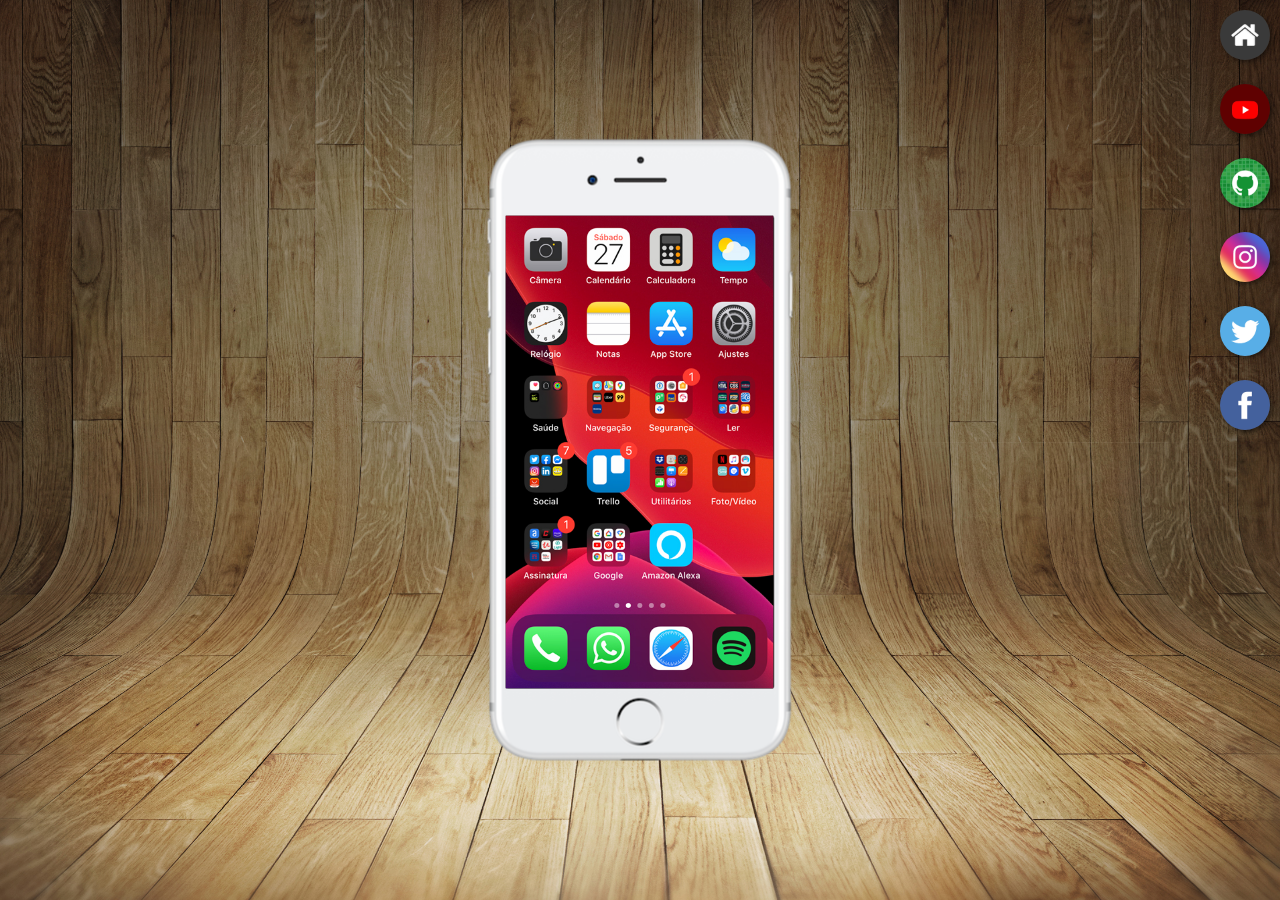
<file: index.html>
<!DOCTYPE html>
<html lang="pt-br">
<head>
    <meta charset="UTF-8">
    <meta http-equiv="X-UA-Compatible" content="IE=edge">
    <meta name="viewport" content="width=device-width, initial-scale=1.0">
    <link rel="shortcut icon" href="favicon.ico" type="image/x-icon">
    <title>Projeto SNS</title>
    <link rel="stylesheet" href="estilos/style.css">
</head>
<body>
    <main>
        <section id="tel">
            <iframe src="home.html" id="tela" name="tela" frameborder="0"></iframe>                
        </section>

        <section id="sns">
            <a href="home.html" target="tela"> <img src="imagens/logo-home.jpg" alt=""> </a> <br>
            <a href="youtube.html" target="tela"> <img src="imagens/logo-youtube.jpg" alt=""> </a> <br>
            <a href="github.html" target="tela"> <img src="imagens/logo-github.jpg" alt=""> </a> <br>
            <a href="instagram.html" target="tela"> <img src="imagens/logo-instagram.jpg" alt=""> </a> <br>
            <a href="twitter.html" target="tela"> <img src="imagens/logo-twitter.jpg" alt=""> </a> <br>
            <a href="facebook.html" target="tela"> <img src="imagens/logo-facebook.jpg" alt=""> </a>
        </section>
    </main>   
</body>
</html>
</file>
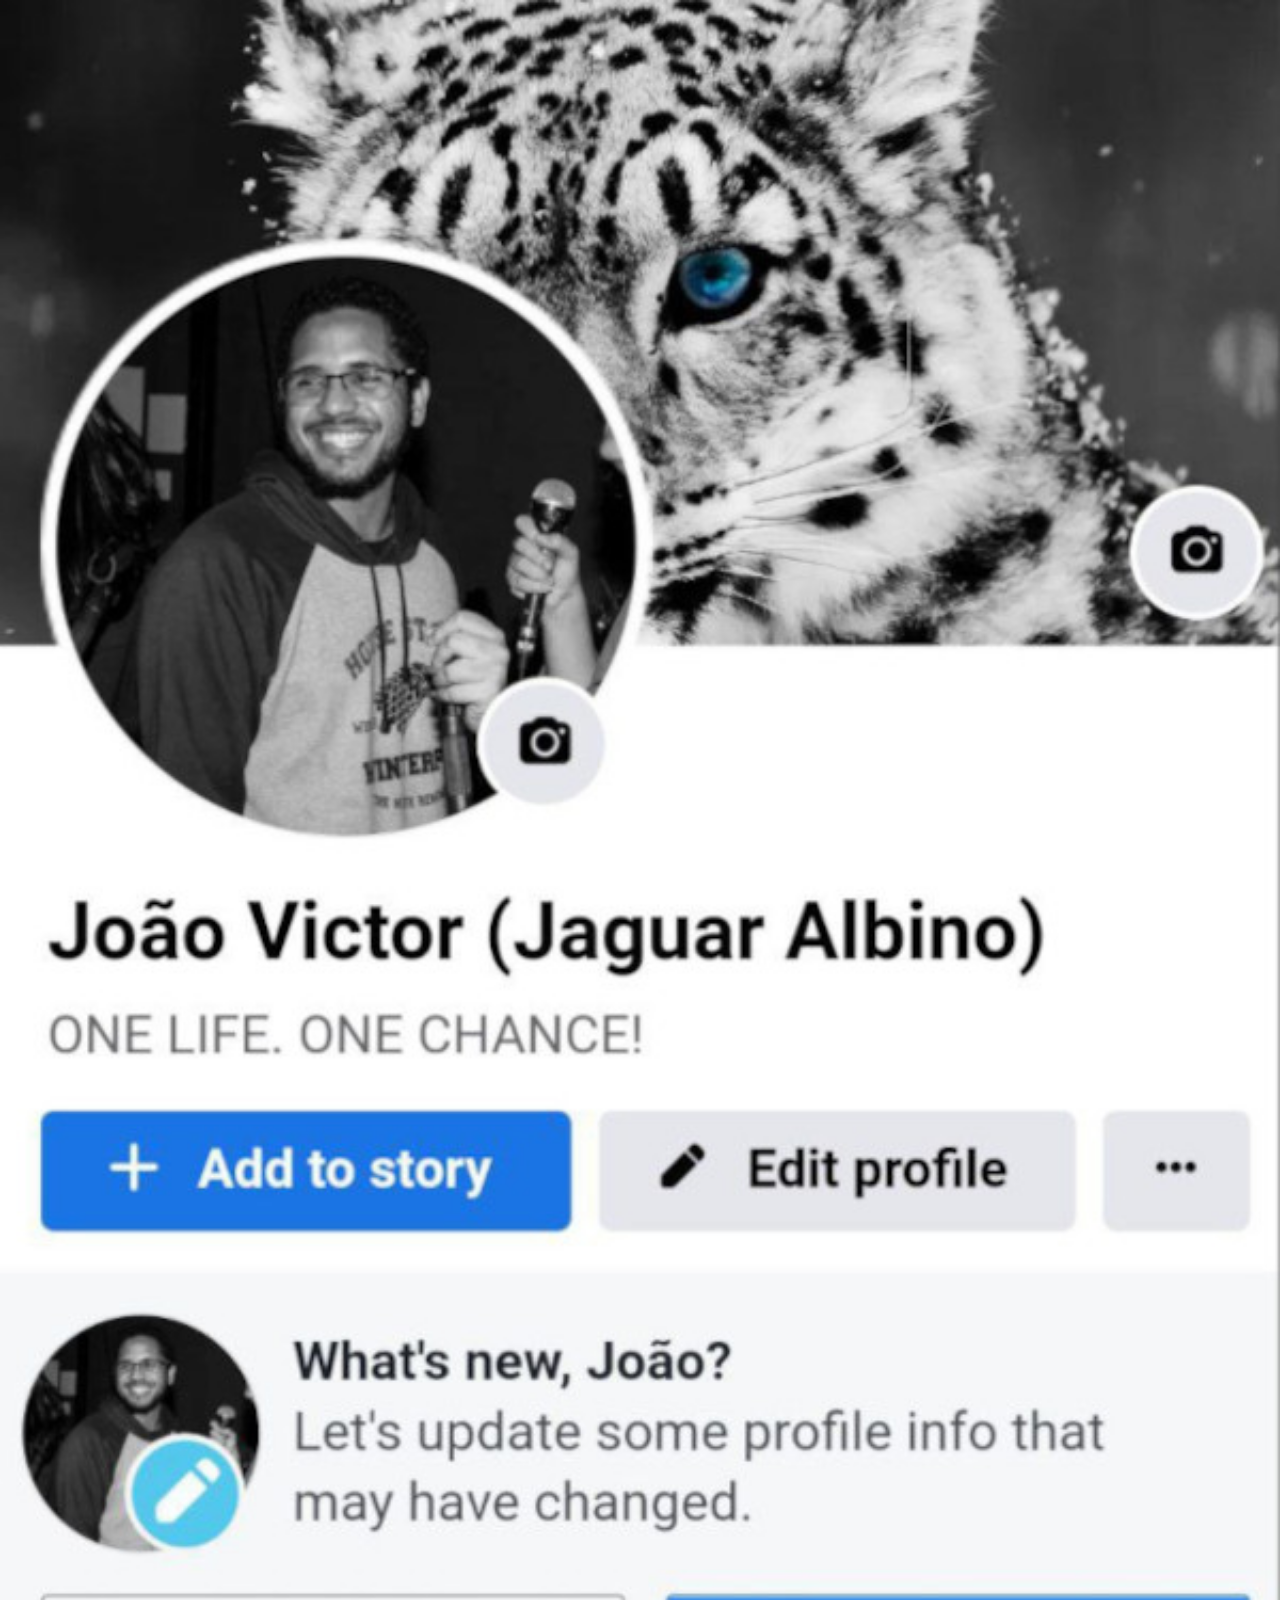
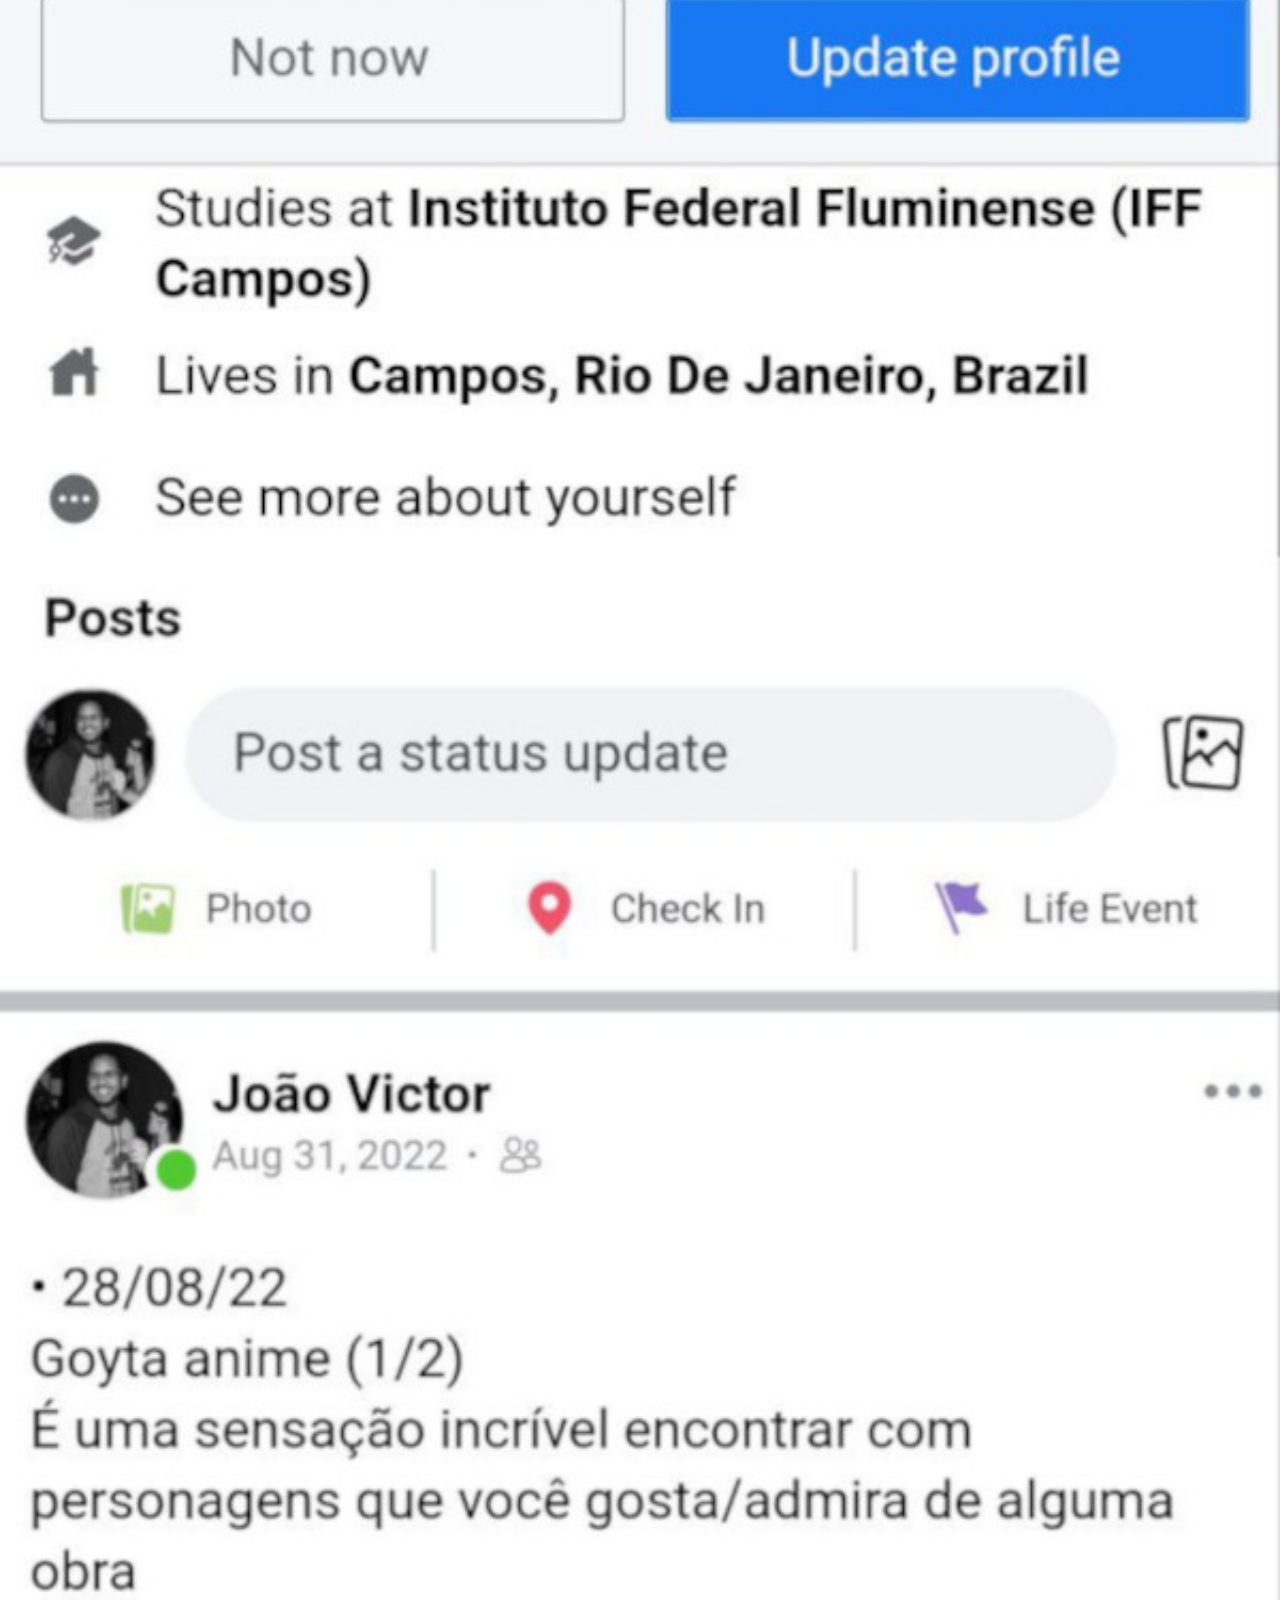
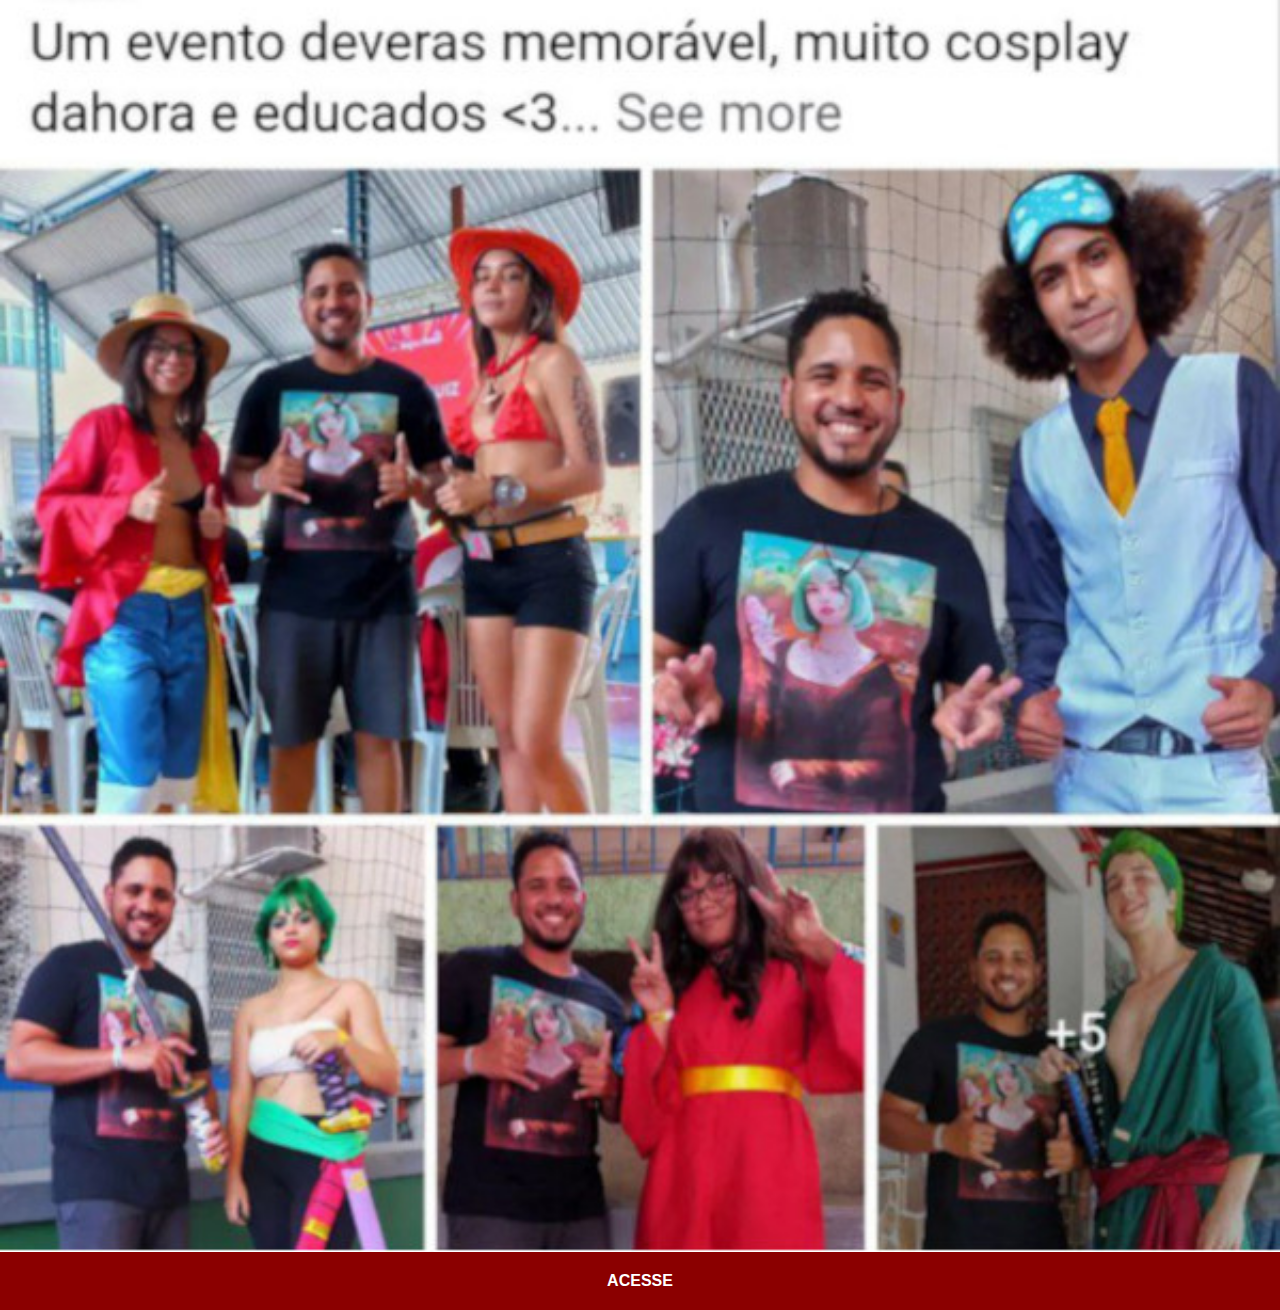
<file: facebook.html>
<!DOCTYPE html>
<html lang="pt-br">
<head>
    <meta charset="UTF-8">
    <meta http-equiv="X-UA-Compatible" content="IE=edge">
    <meta name="viewport" content="width=device-width, initial-scale=1.0">
    <title>Facebook</title>
    <link rel="stylesheet" href="estilo/social.css">
</head>
<body>
    <img src="imagens/tela-facebook.jpg" alt="">
    <a href="https://www.facebook.com/joaovdsa" target="_blank">ACESSE</a>
</body>
</html>
</file>
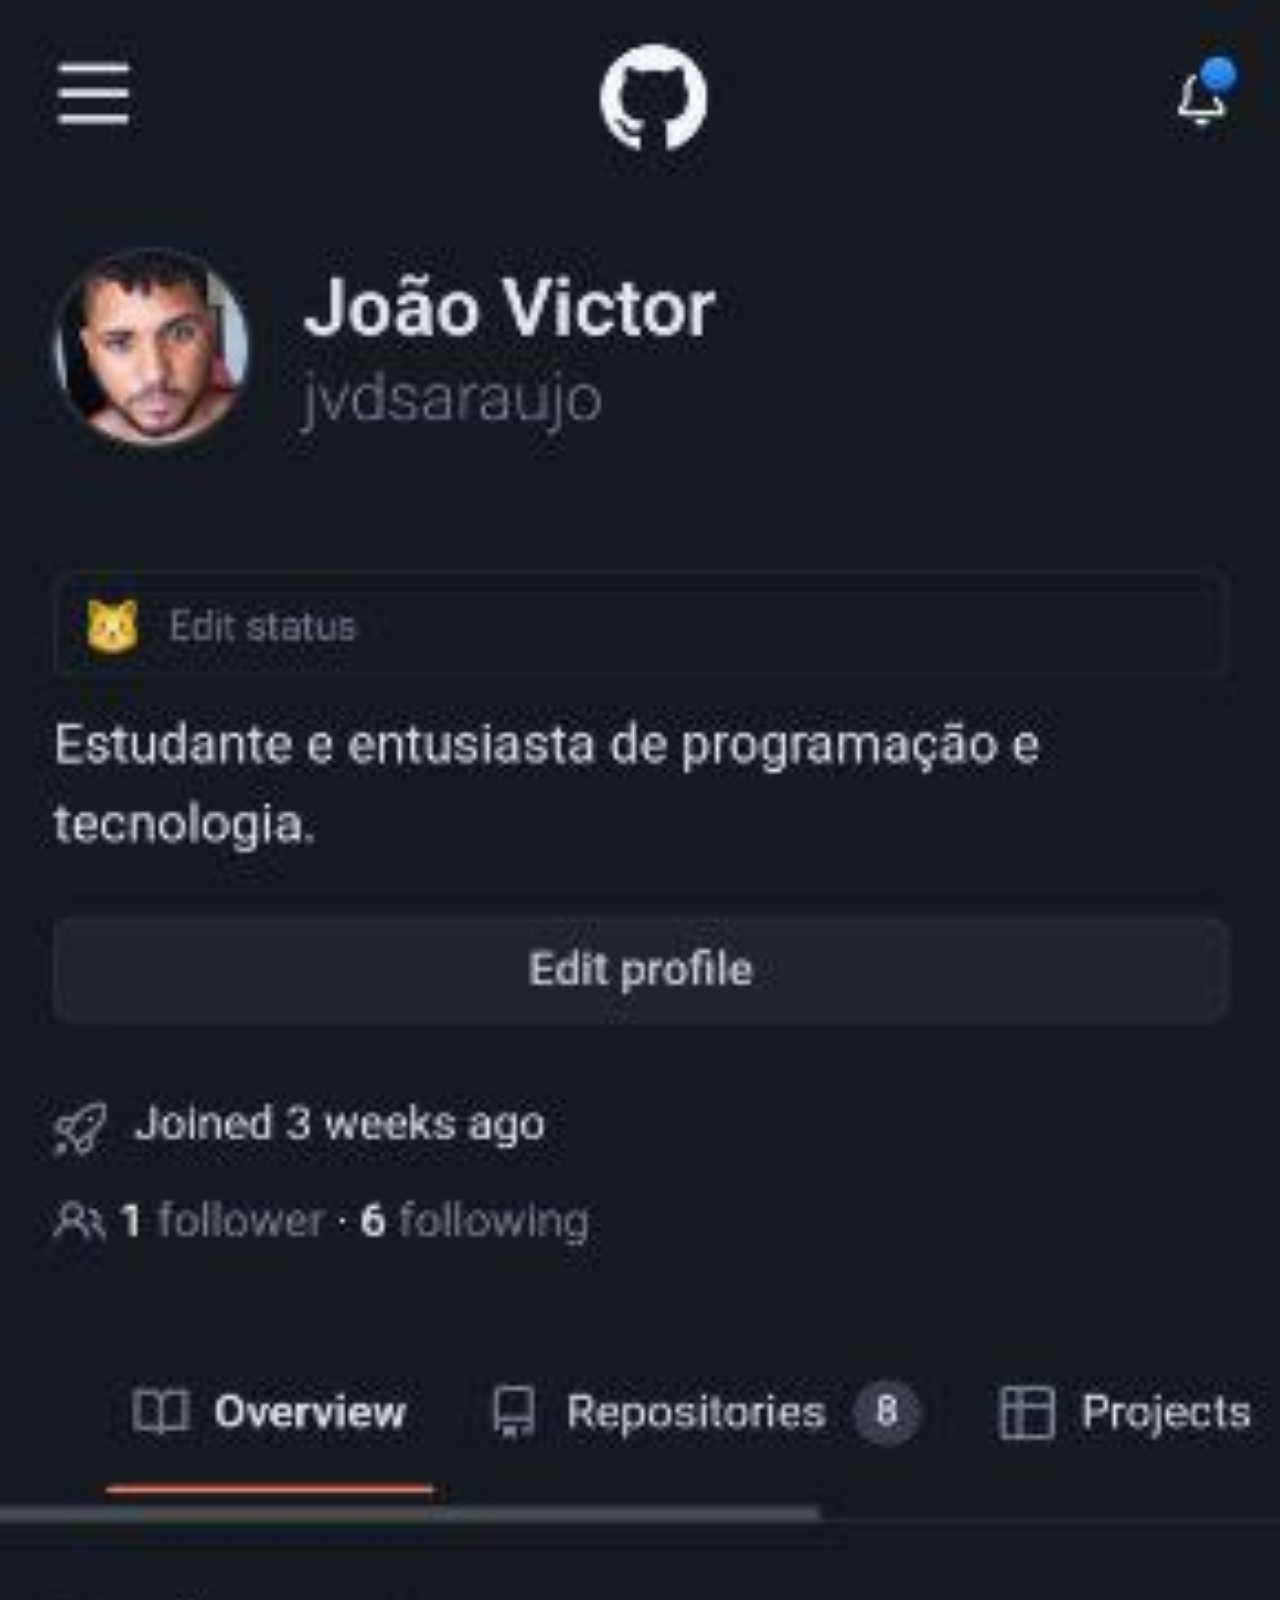
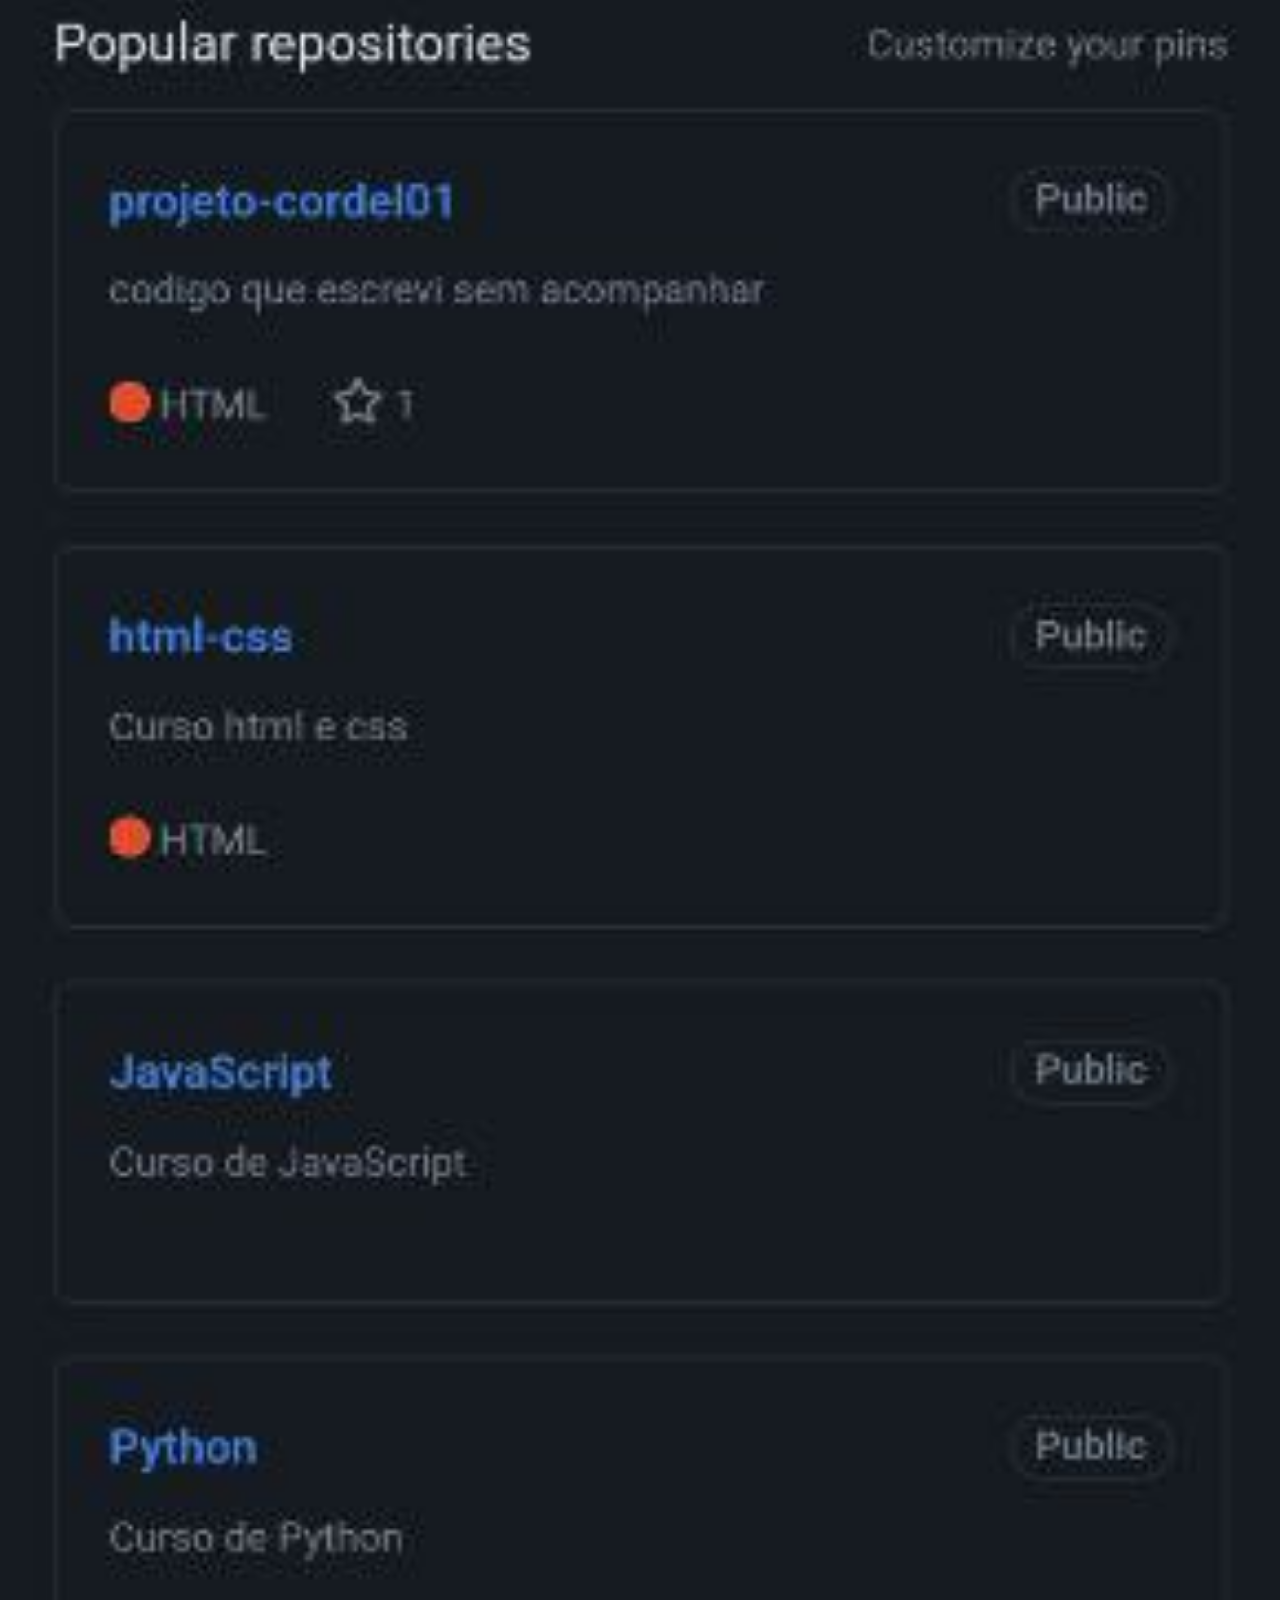
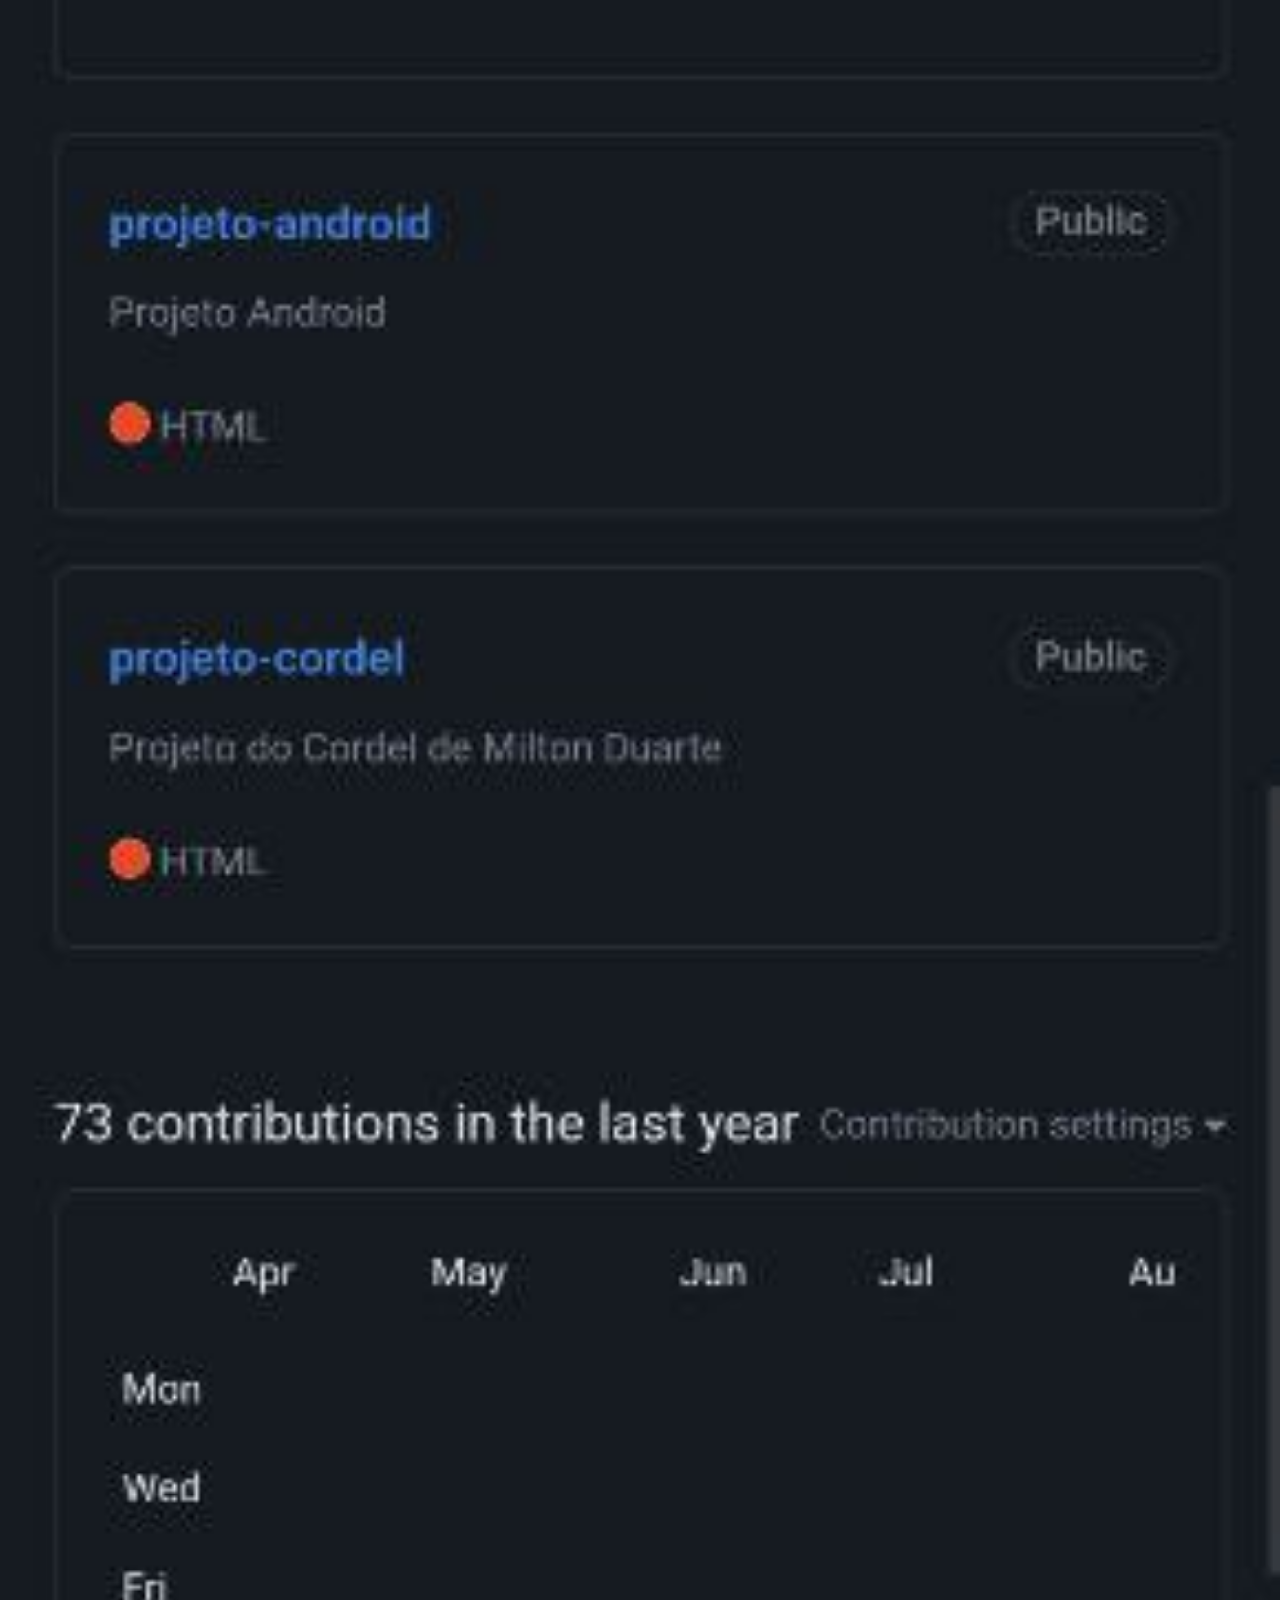
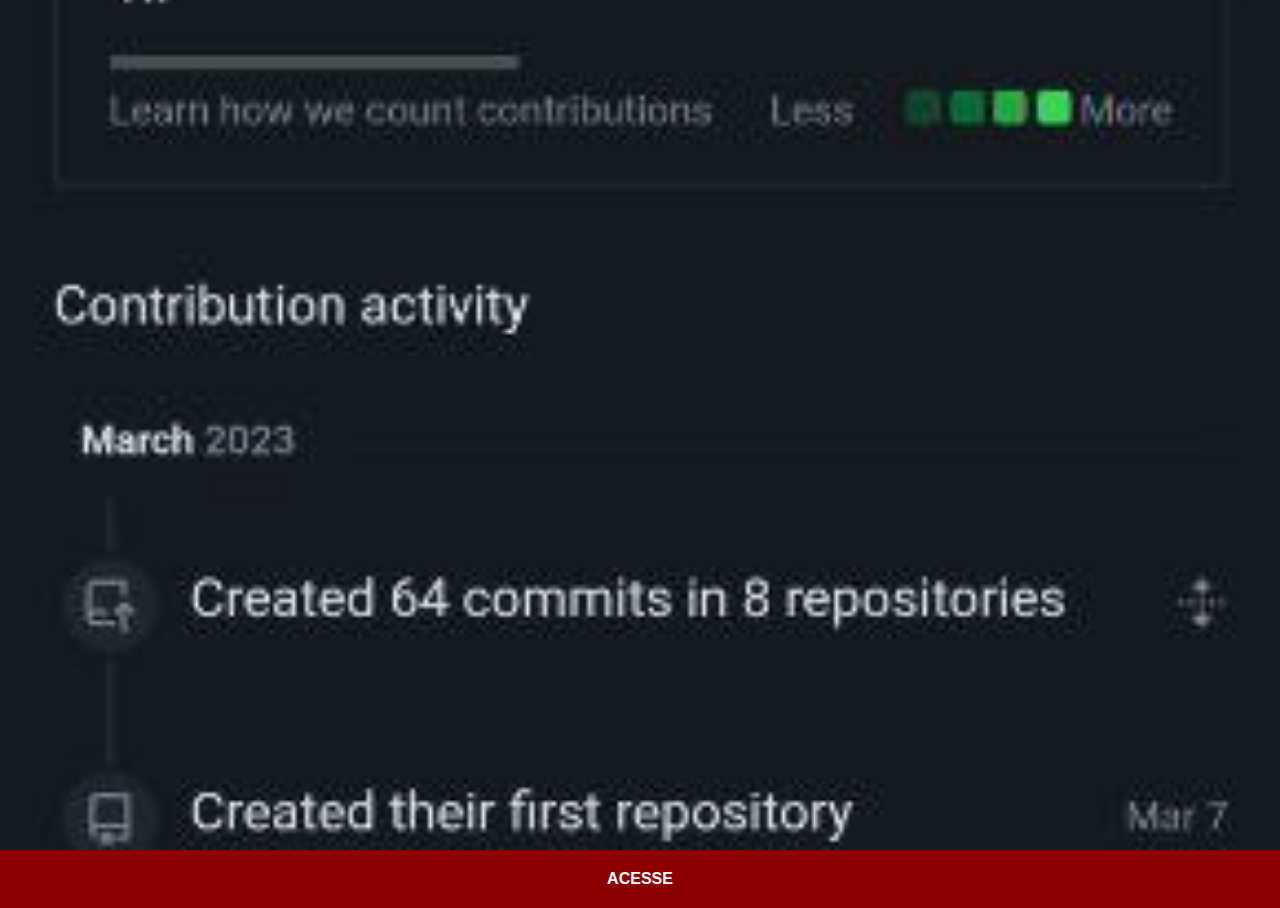
<file: github.html>
<!DOCTYPE html>
<html lang="en">
<head>
    <meta charset="UTF-8">
    <meta http-equiv="X-UA-Compatible" content="IE=edge">
    <meta name="viewport" content="width=device-width, initial-scale=1.0">
    <title>Github</title>
    <link rel="stylesheet" href="estilo/social.css">
</head>
<body>
    <img src="imagens/tela-github.jpg" alt="Github">
    <a href="https://github.com/jvdsaraujo" target="_blank">ACESSE</a>
    
</body>
</html>
</file>
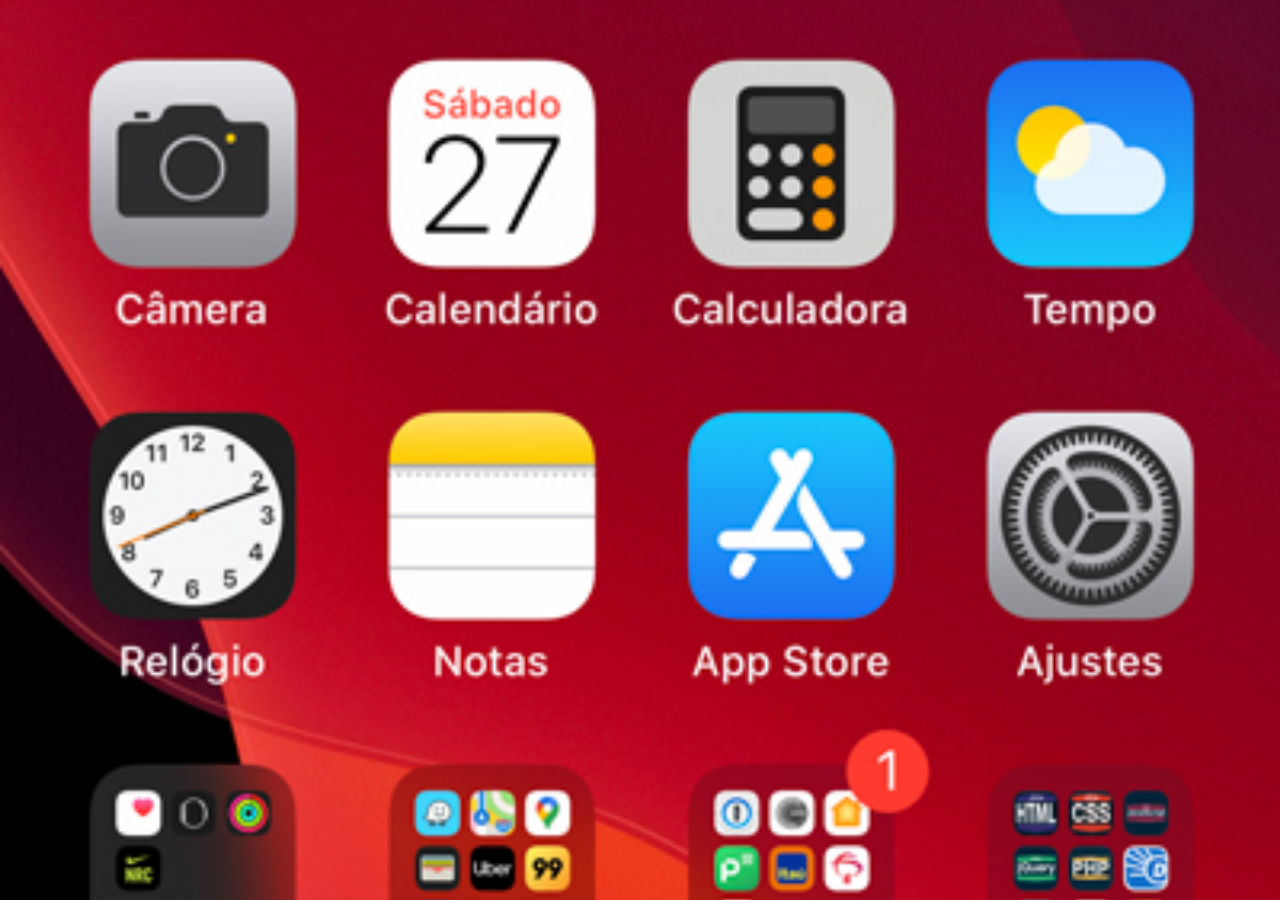
<file: home.html>
<!DOCTYPE html>
<html lang="pt-br">
<head>
    <meta charset="UTF-8">
    <meta http-equiv="X-UA-Compatible" content="IE=edge">
    <meta name="viewport" content="width=device-width, initial-scale=1.0">
    <title>Home</title>
    <style>
        * {
            margin: 0px;
            padding: 0px;
        }

        body {
           width: 100vw;
           height: 100vh;
           background: black url(imagens/tela-home.jpg) top center no-repeat;
           background-size: cover;
        }
 </style>
</head>
<body>

    
</body>
</html>
</file>
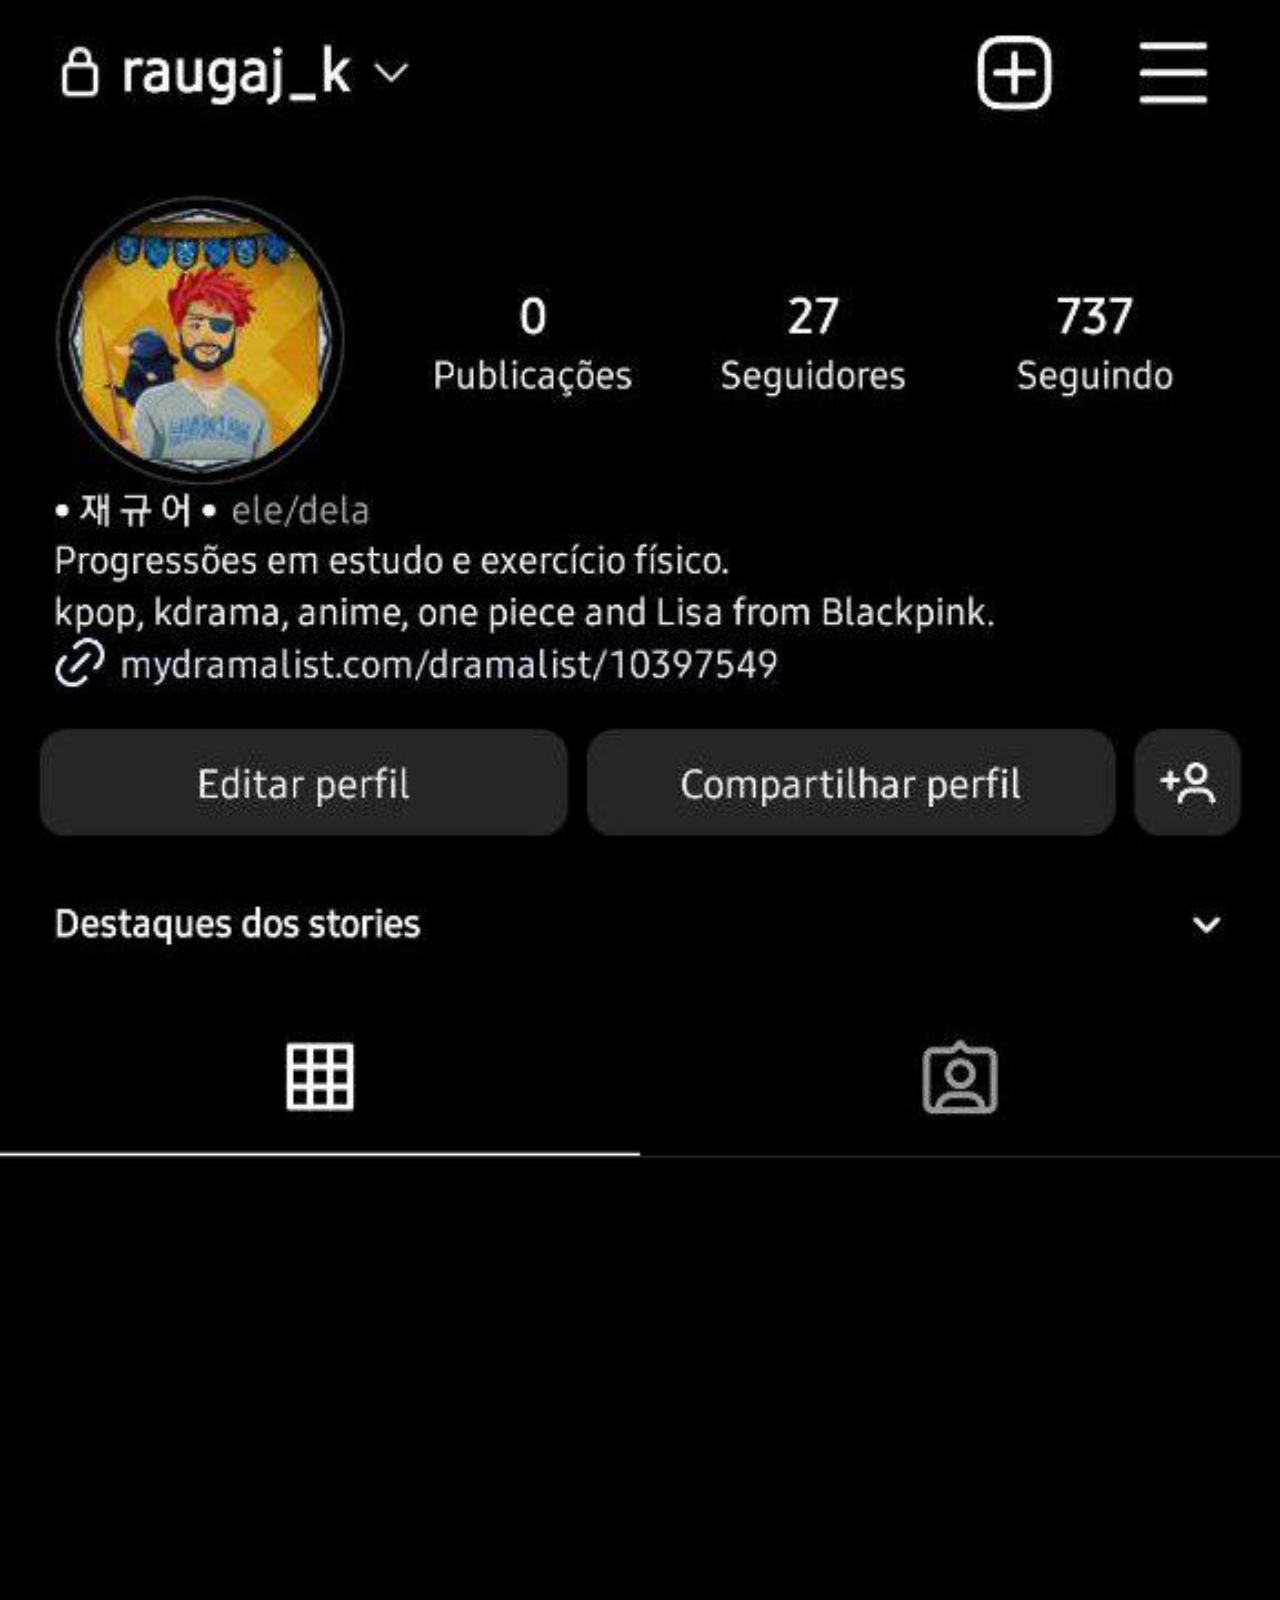
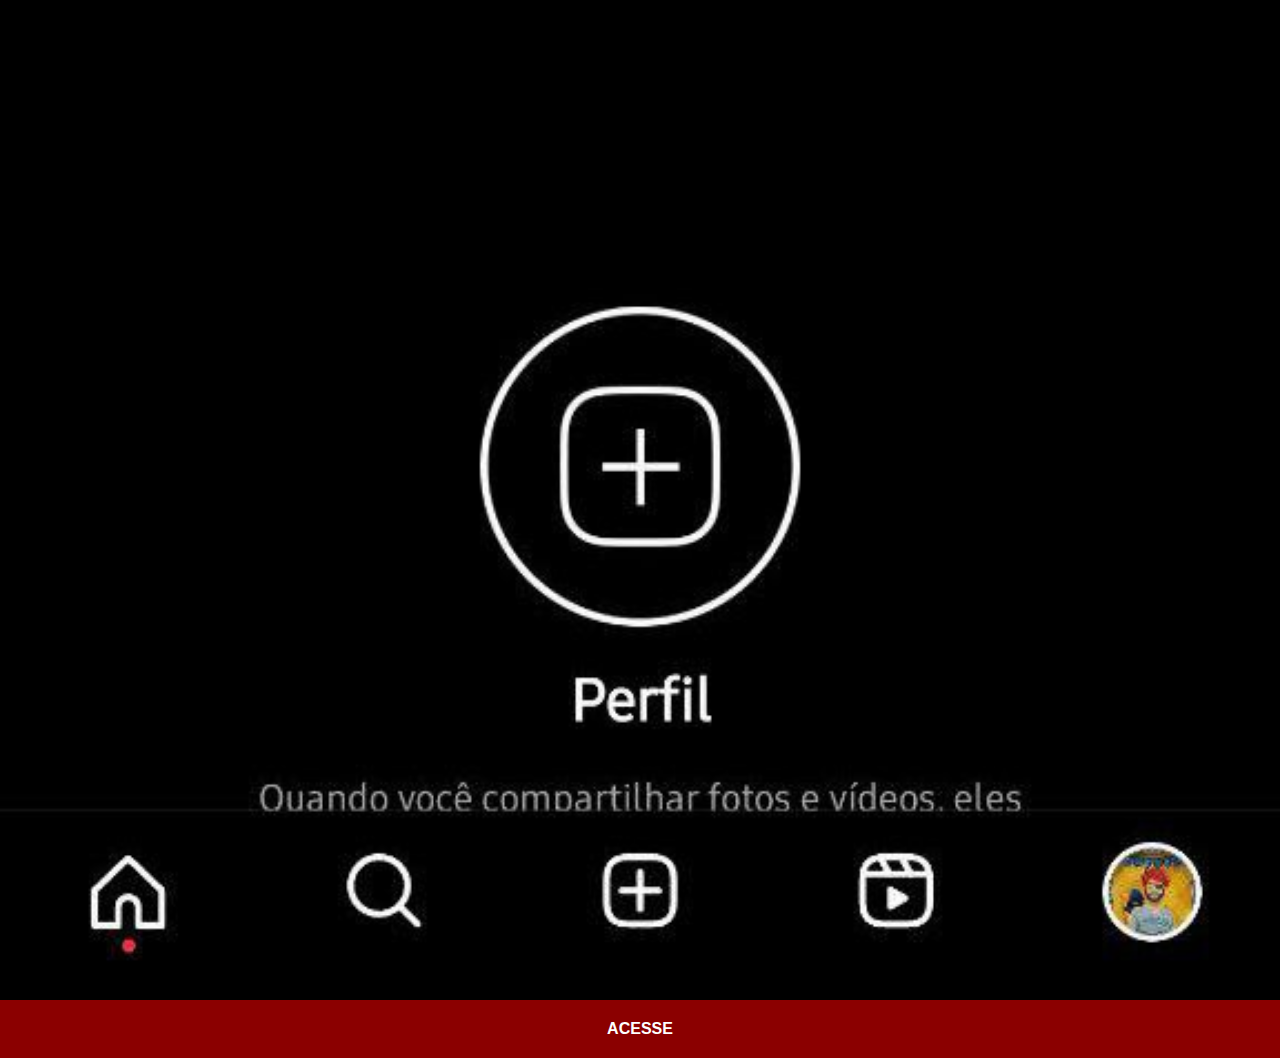
<file: instagram.html>
<!DOCTYPE html>
<html lang="pt-br">
<head>
    <meta charset="UTF-8">
    <meta http-equiv="X-UA-Compatible" content="IE=edge">
    <meta name="viewport" content="width=device-width, initial-scale=1.0">
    <title>Instagram</title>
    <link rel="stylesheet" href="estilo/social.css">
</head>
<body>
    <img src="imagens/tela-instagram.jpg" alt="">
    <a href="https://www.instagram.com/raugaj_k/" target="_blank">ACESSE</a>
    
</body>
</html>
</file>
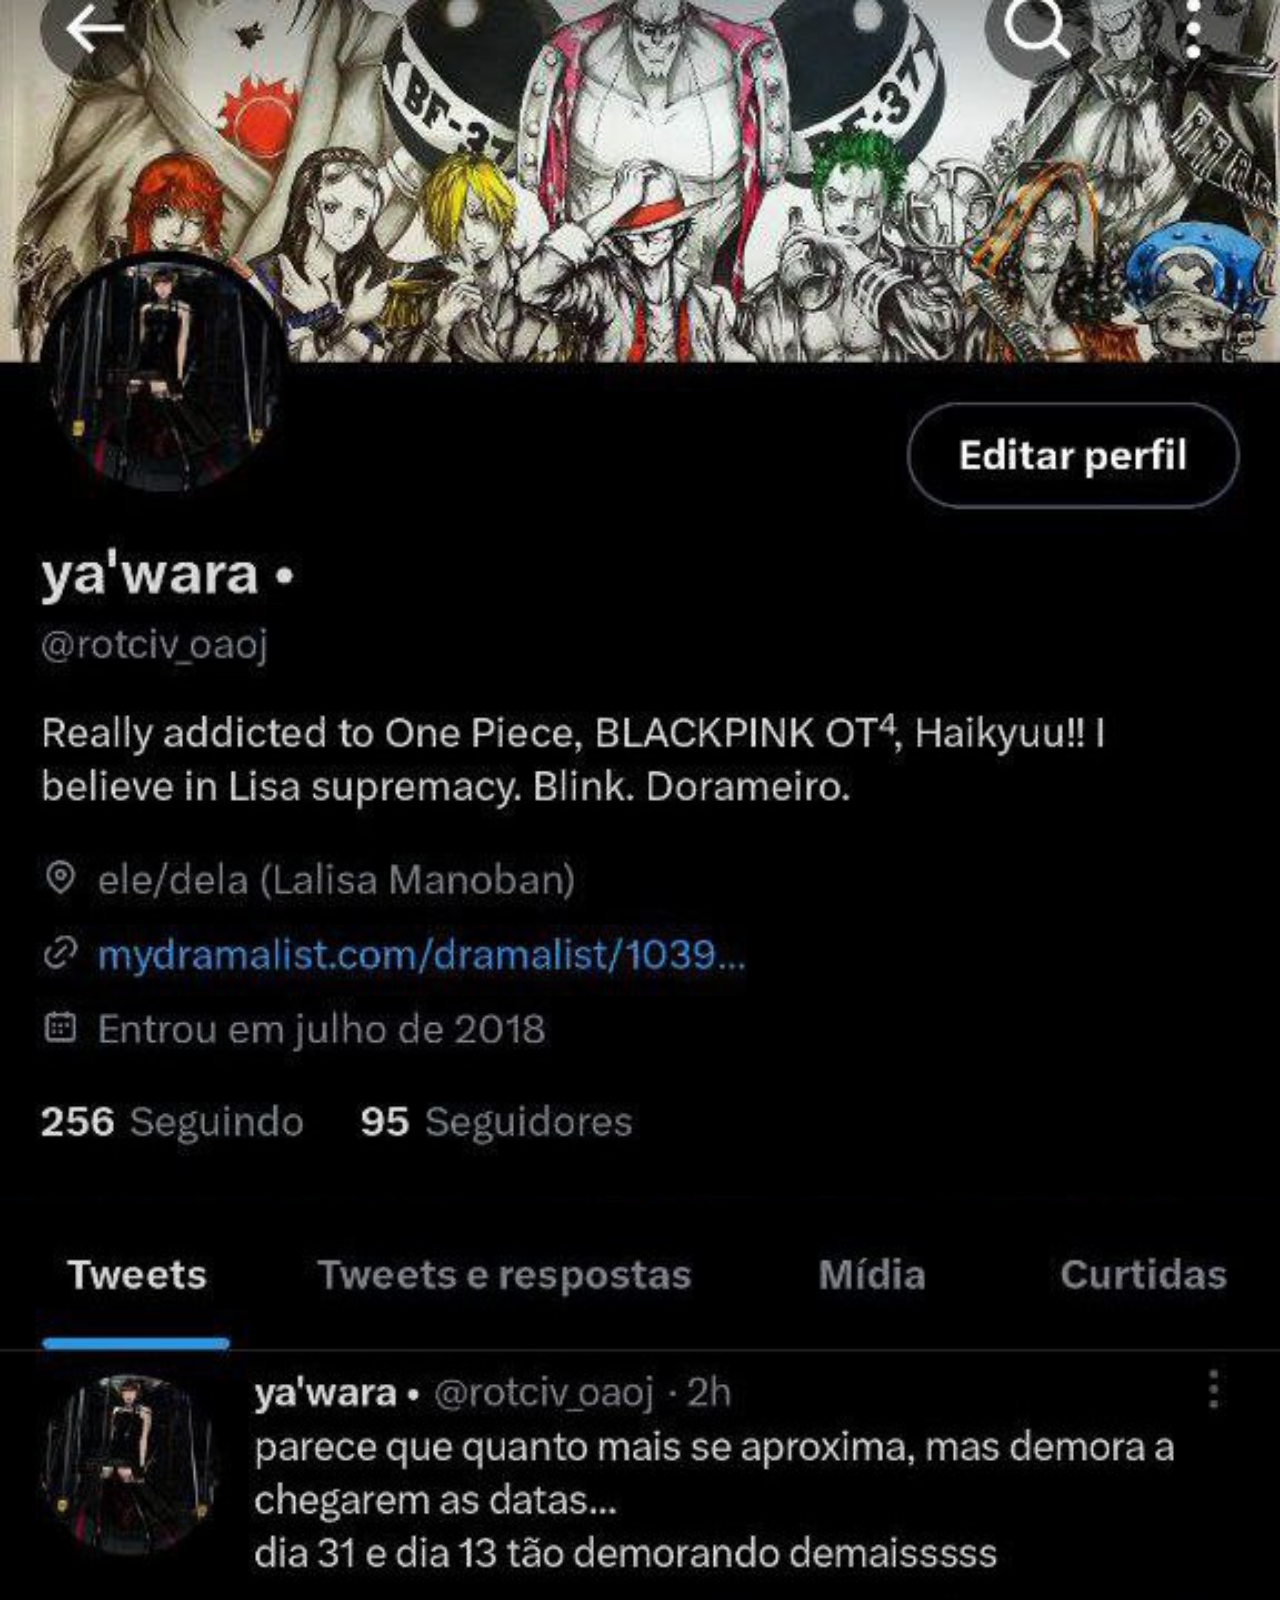
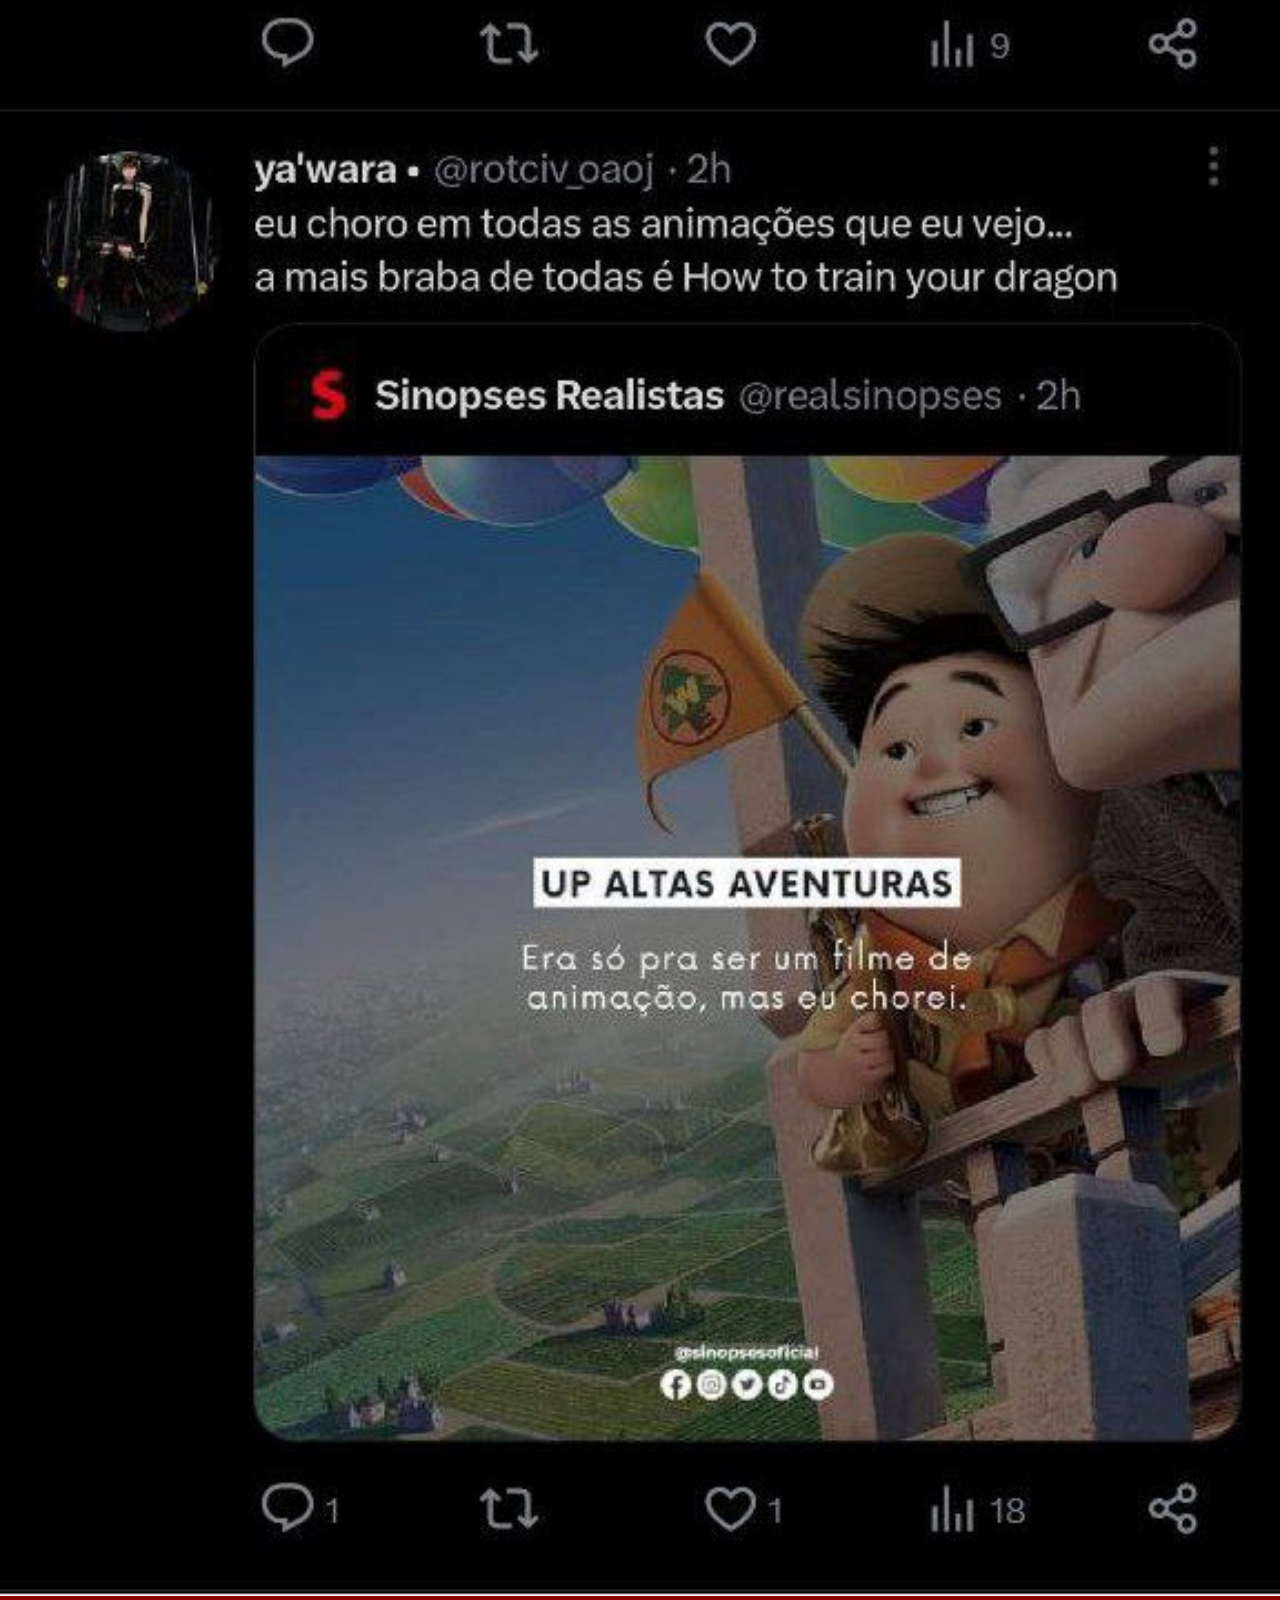
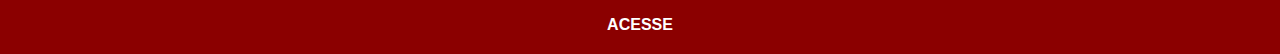
<file: twitter.html>
<!DOCTYPE html>
<html lang="pt-br">
<head>
    <meta charset="UTF-8">
    <meta http-equiv="X-UA-Compatible" content="IE=edge">
    <meta name="viewport" content="width=device-width, initial-scale=1.0">
    <title>Twitter</title>
    <link rel="stylesheet" href="estilo/social.css">
</head>
<body>
    <img src="imagens/tela-twitter.jpg" alt="">
    <a href="https://twitter.com/rotciv_oaoj" target="_blank">ACESSE</a>
</body>
</html>
</file>
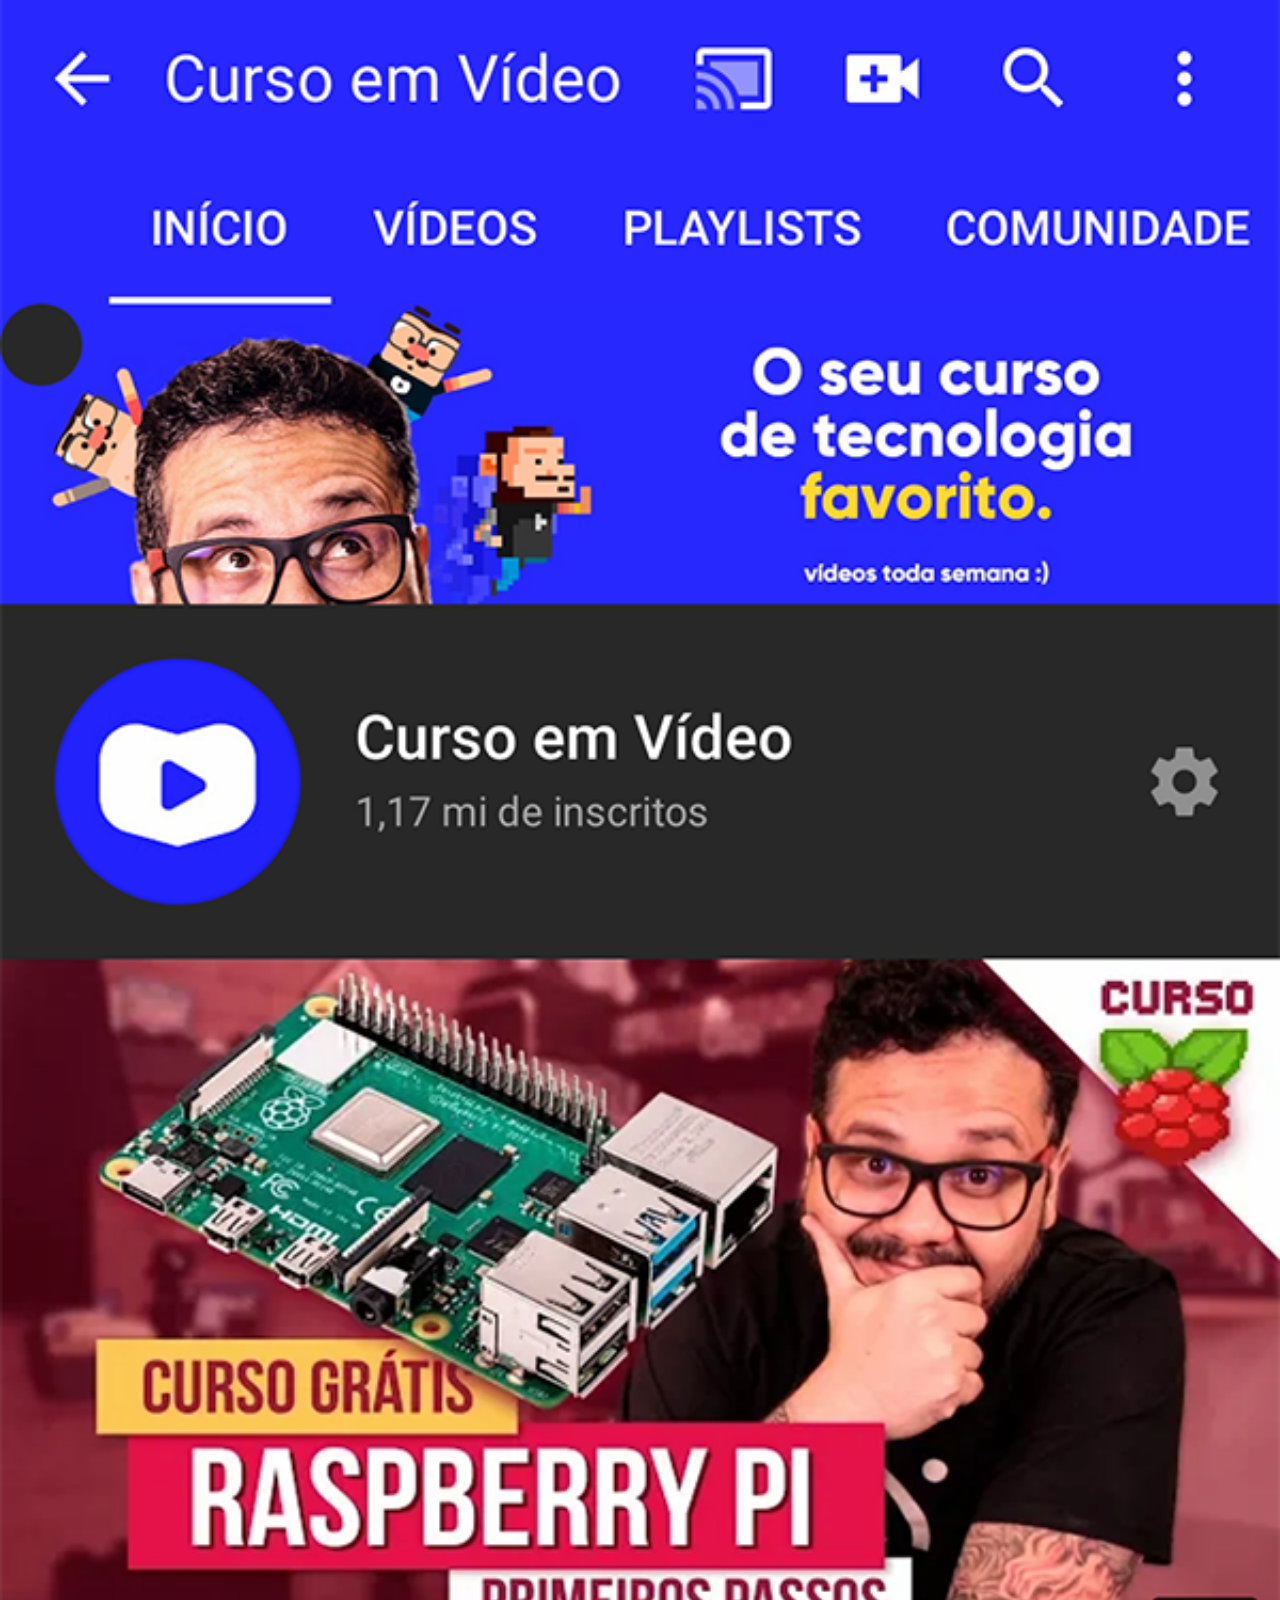
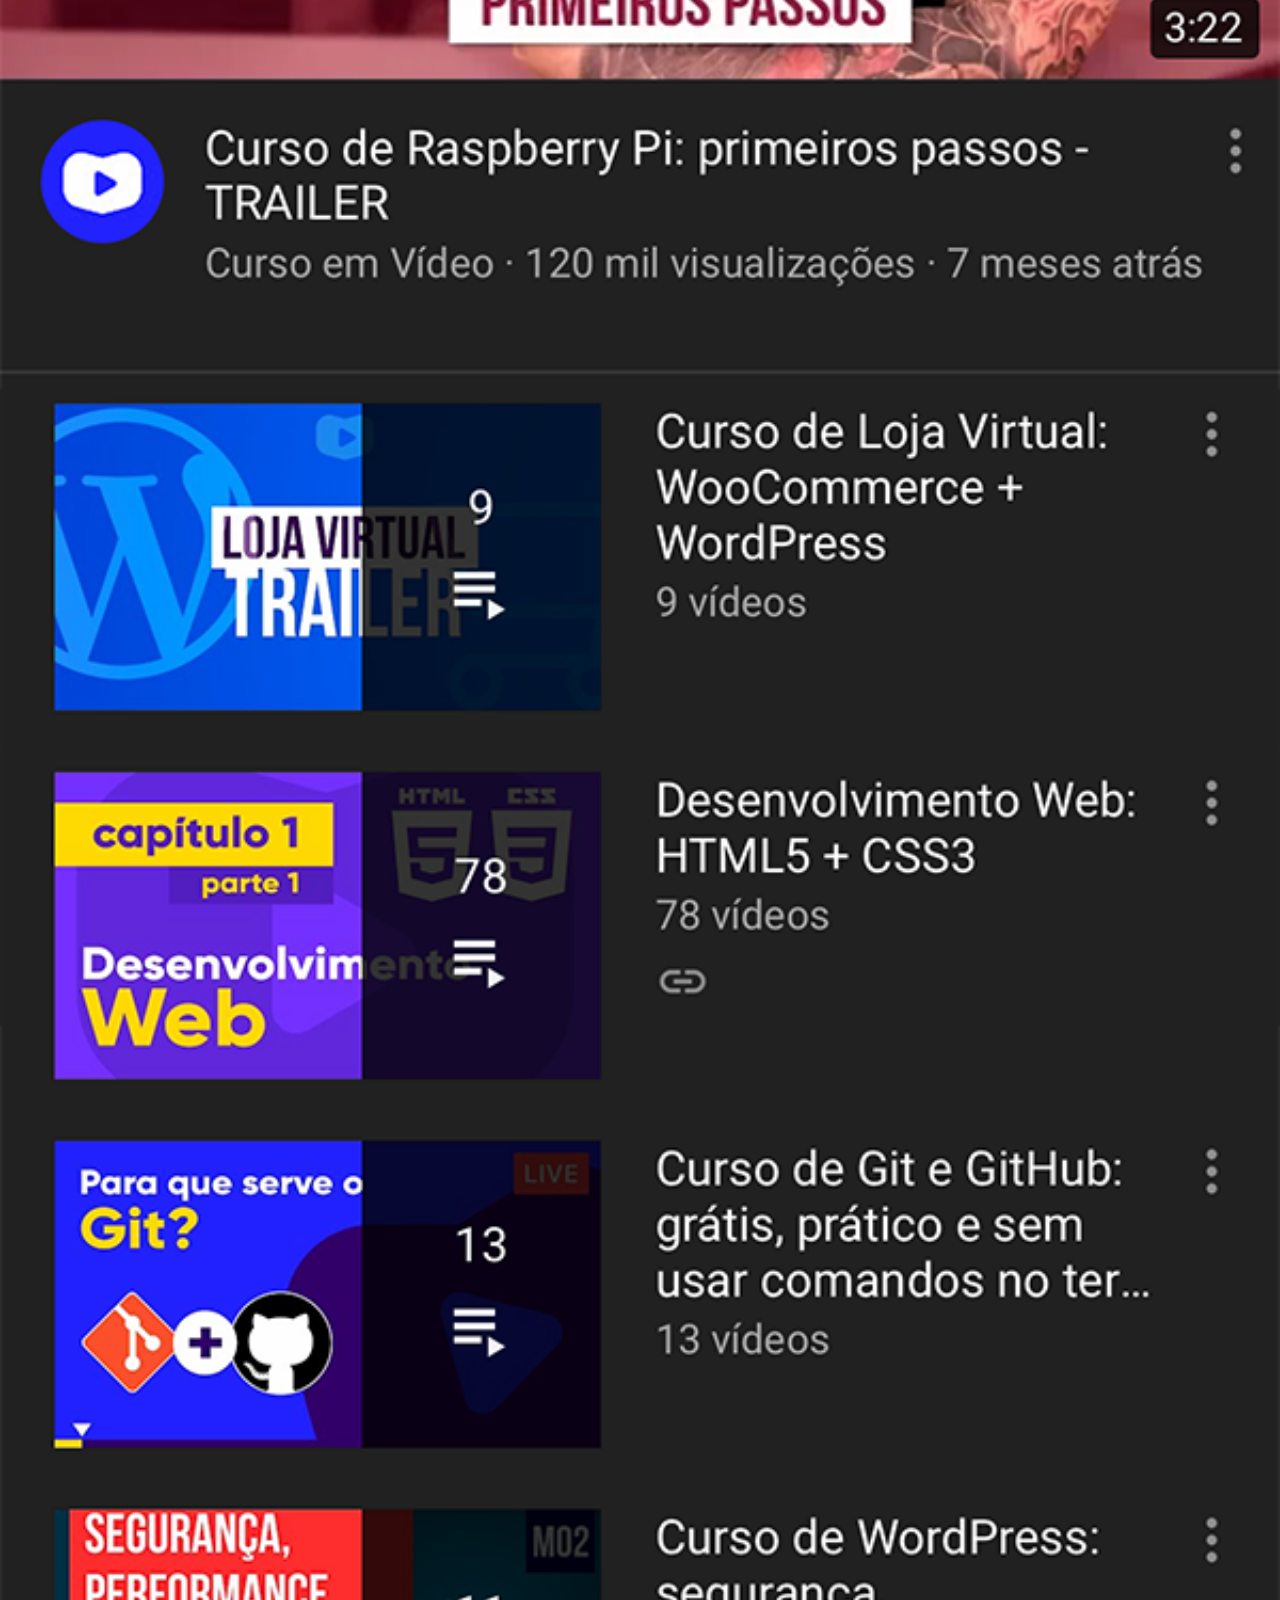
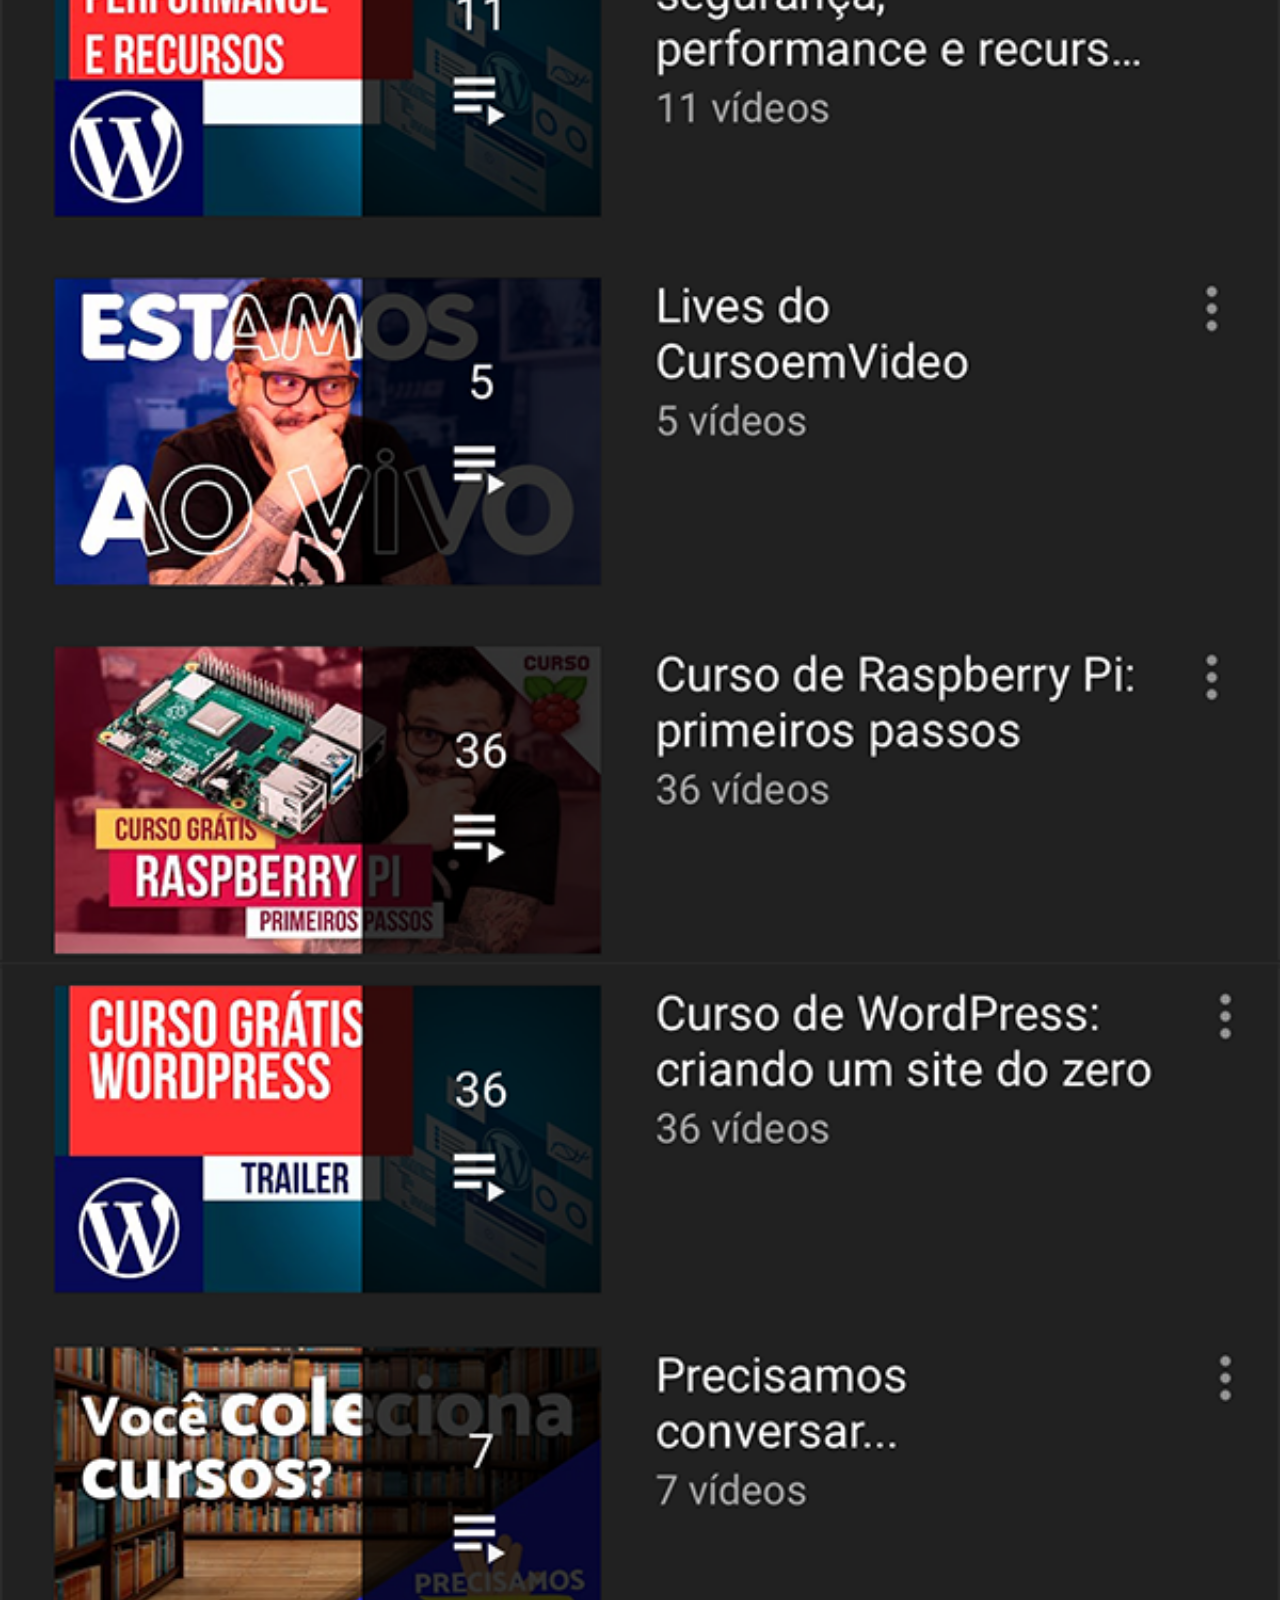
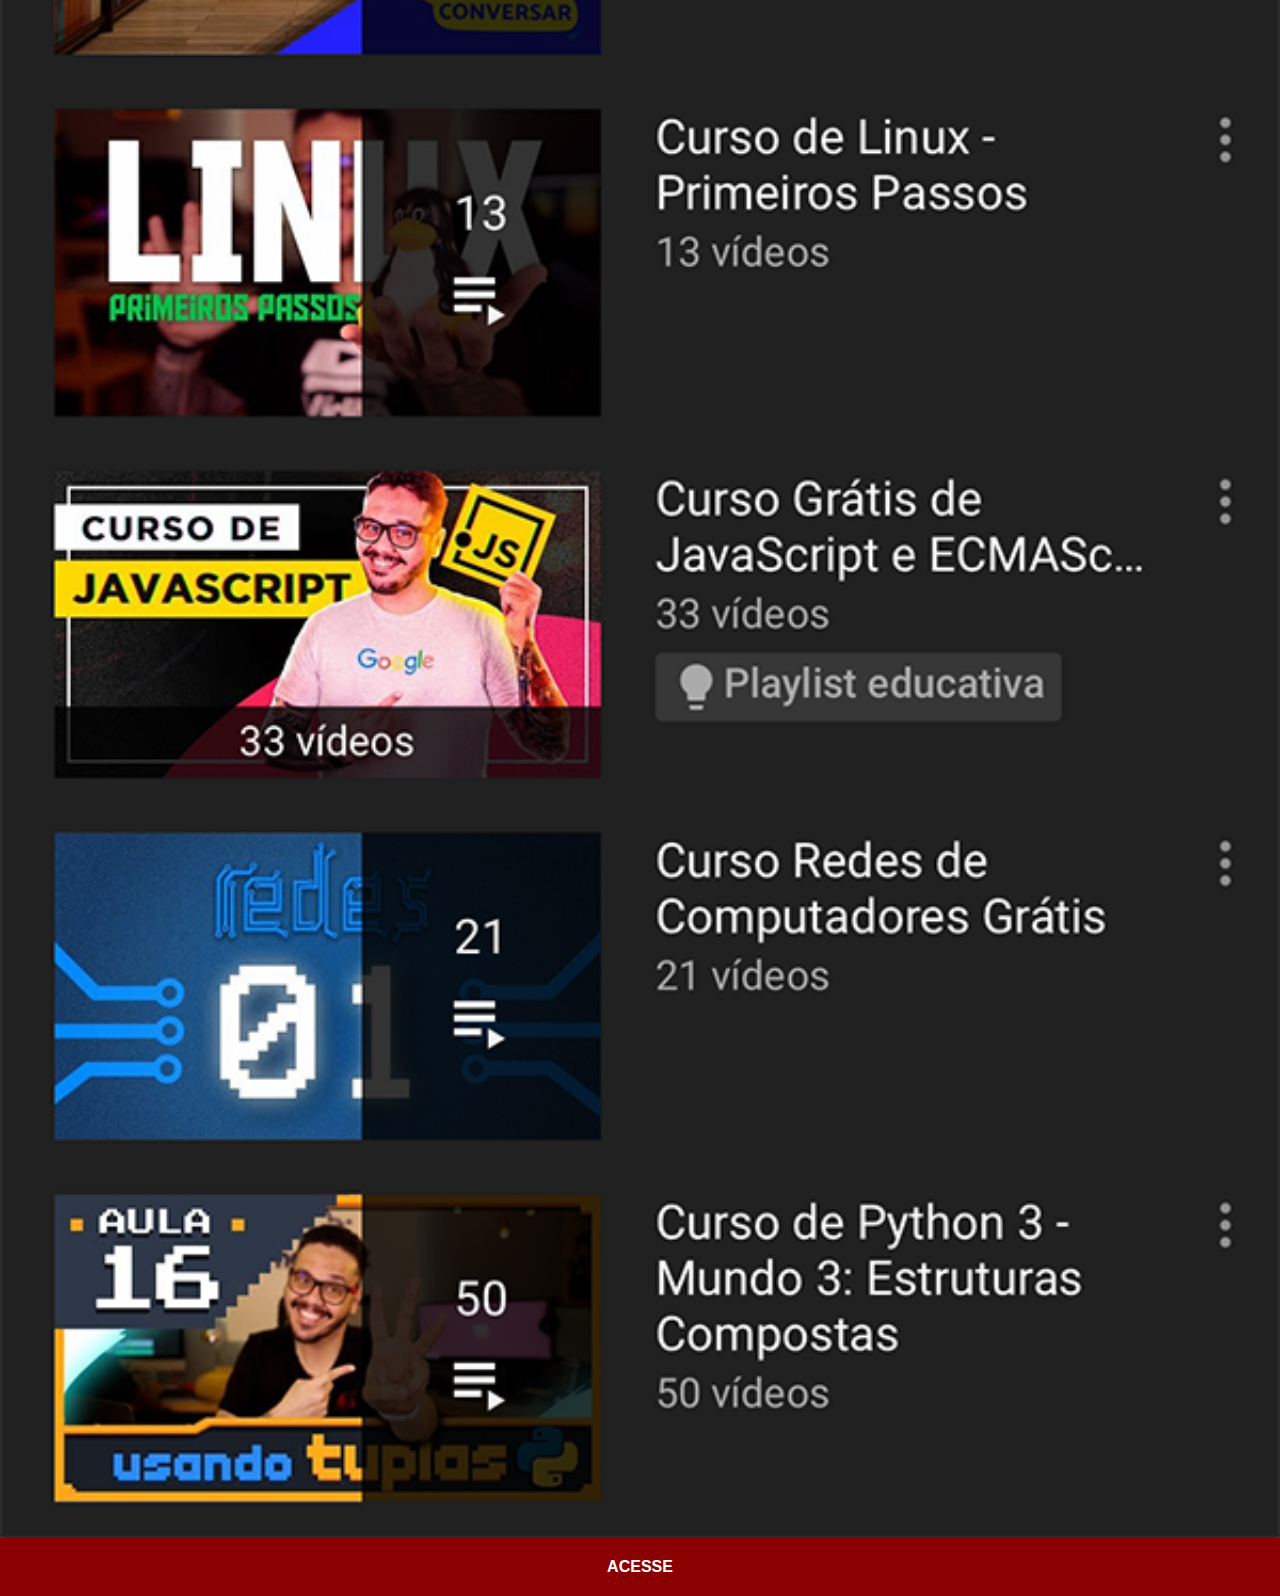
<file: youtube.html>
<!DOCTYPE html>
<html lang="pt-br">
<head>
    <meta charset="UTF-8">
    <meta http-equiv="X-UA-Compatible" content="IE=edge">
    <meta name="viewport" content="width=device-width, initial-scale=1.0">
    <title>Youtube</title>
    <link rel="stylesheet" href="estilo/social.css">
</head>
<body>
    <img src="imagens/tela-youtube.png" alt="Youtube"> 
    <a href="https://www.youtube.com/@CursoemVideo/playlists" target="_blank" rel="external">ACESSE</a>
</body>
</html>
</file>
<file: estilos/style.css>
@charset "UTF-8";

* {
    margin: 0px;
    padding: 0px;
    font-family: Arial, Helvetica, sans-serif;
}

html, body {
    height: 100vh;
    width: 100vw;
    background-color: black;
}

body {
    background: url(../imagens/fundo-madeira.jpg) top center no-repeat fixed;
    background-size: cover;
}

main {
    position: relative;
    height: 100vh;
}

section#tel {
    position: absolute;
    top: 50%;
    left: 50%;
    transform: translate(-50%, -50%);
    background: url(../imagens/frame-iphone.png) center no-repeat fixed;
    background-size: cover;
    height: 627px;
    width: 311px;
}

iframe#tela {
    position: relative;
    top: 79px;
    left: 21px;
    width: 268px;
    height: 473px;
}

section#sns {
    text-align: right;
}

section#sns img {
    width: 50px;
    margin: 10px;
    border-radius: 50%;
    box-shadow: 2px 2px 5px rgba(0, 0, 0, 0.5);
    box-sizing: border-box;
}

section#sns img:hover {
    border: 2px solid rgba(255, 255, 255, 0.61);
    transform: translate(-3px, -3px);
    box-shadow: 5px 5px 10px rgba(0, 0, 0, 0.596);
    transition: transform .4s;
}
</file>
<file: estilo/social.css>
@charset "UTF-8";

* {
    margin: 0px;
    padding: 0px;
    font-family: Arial, Helvetica, sans-serif;
}

::-webkit-scrollbar {
    width: 0px;
    height: 0px;
}

img {
    width: 100vw;
}

a {
    display: block;
    margin-top: -4px;
    background-color: darkred;
    color: white;
    padding: 20px;
    text-align: center;
    font-weight: bolder;
    text-decoration: none;
}

a:hover {
    background-color: rgb(201, 1, 1);
}
</file>
